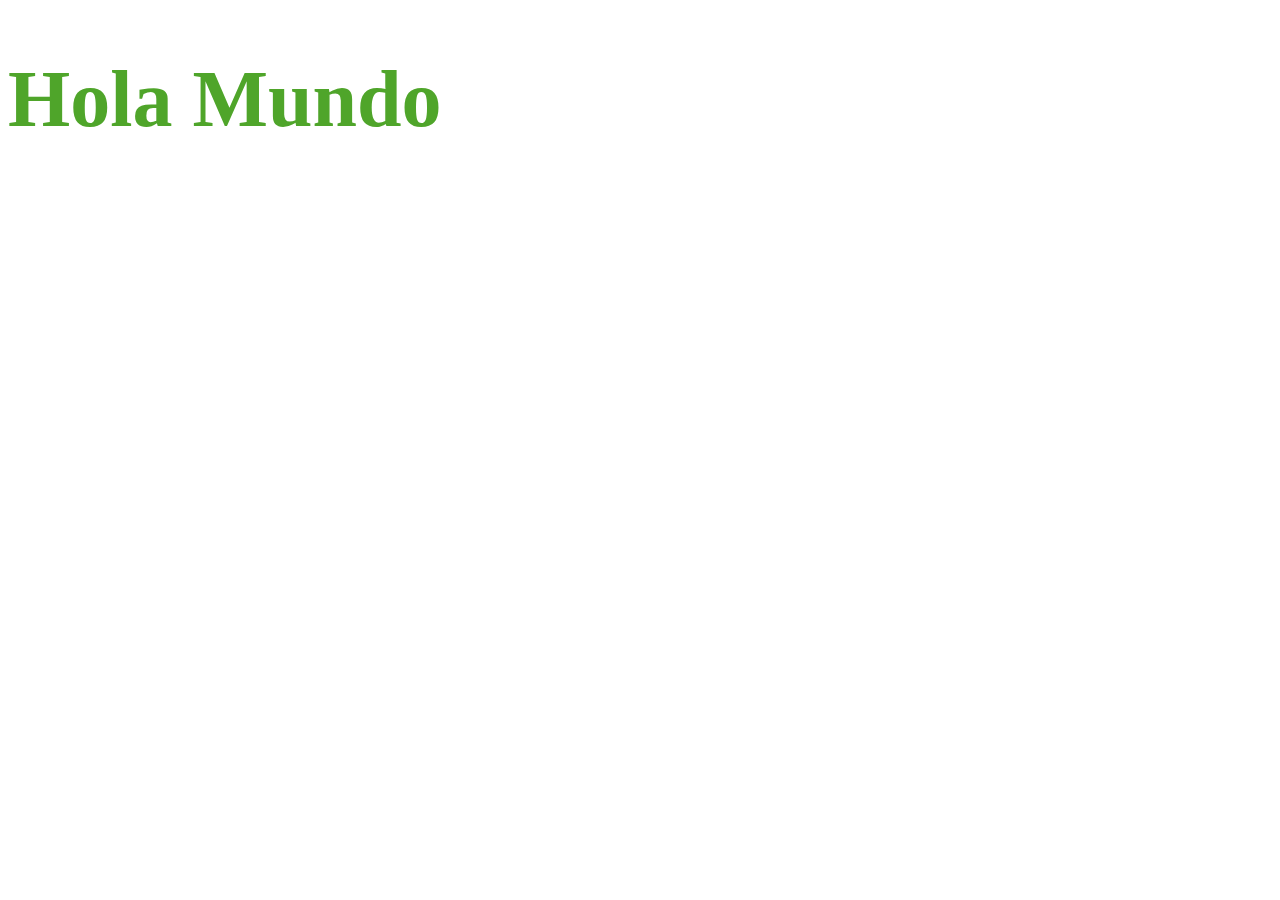
<file: dia5/index.html>
<!DOCTYPE html>
<html lang="en">

<head>
    <meta charset="UTF-8">
    <meta name="viewport" content="width=device-width, initial-scale=1.0">

    <link rel="stylesheet" href="./css/style.css">

    <title>Repaso </title>
</head>

<body>
    <h1 id="titulo" class="titulo">Hola Mundo</h1>
    </div>
</body>

</html>
</file>
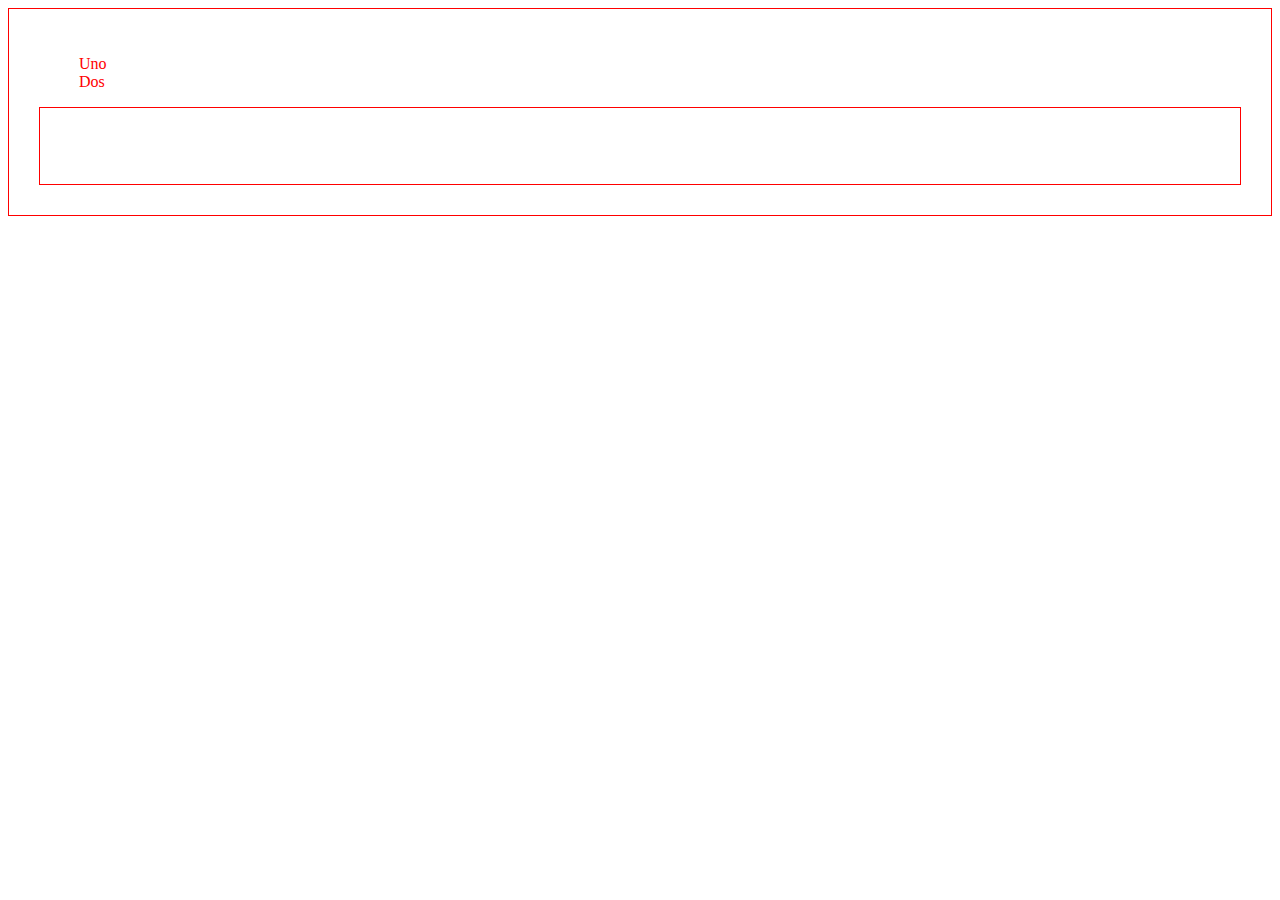
<file: dia6/index.html>
<!DOCTYPE html>
<html lang="en">

<head>
    <meta charset="UTF-8">
    <meta name="viewport" content="width=device-width, initial-scale=1.0">
    <link rel="stylesheet" href="./css/style.css">

    <title>Document</title>
</head>

<body>

    <!-- <div class="borde">
        Lorem ipsum dolor sit amet consectetur adipisicing elit. Amet, voluptate.
    </div> -->

    <div class="container">
        <div class="row borde">
            <div class="izquierda">
                <ul>
                    <li>Uno</li>
                    <li>Dos</li>
                </ul>
            </div>
            <div class="derecha borde">
                <ul>
                    <li></li>
                    <li></li>
                </ul>
            </div>
        </div>
    </div>

</body>

</html>
</file>
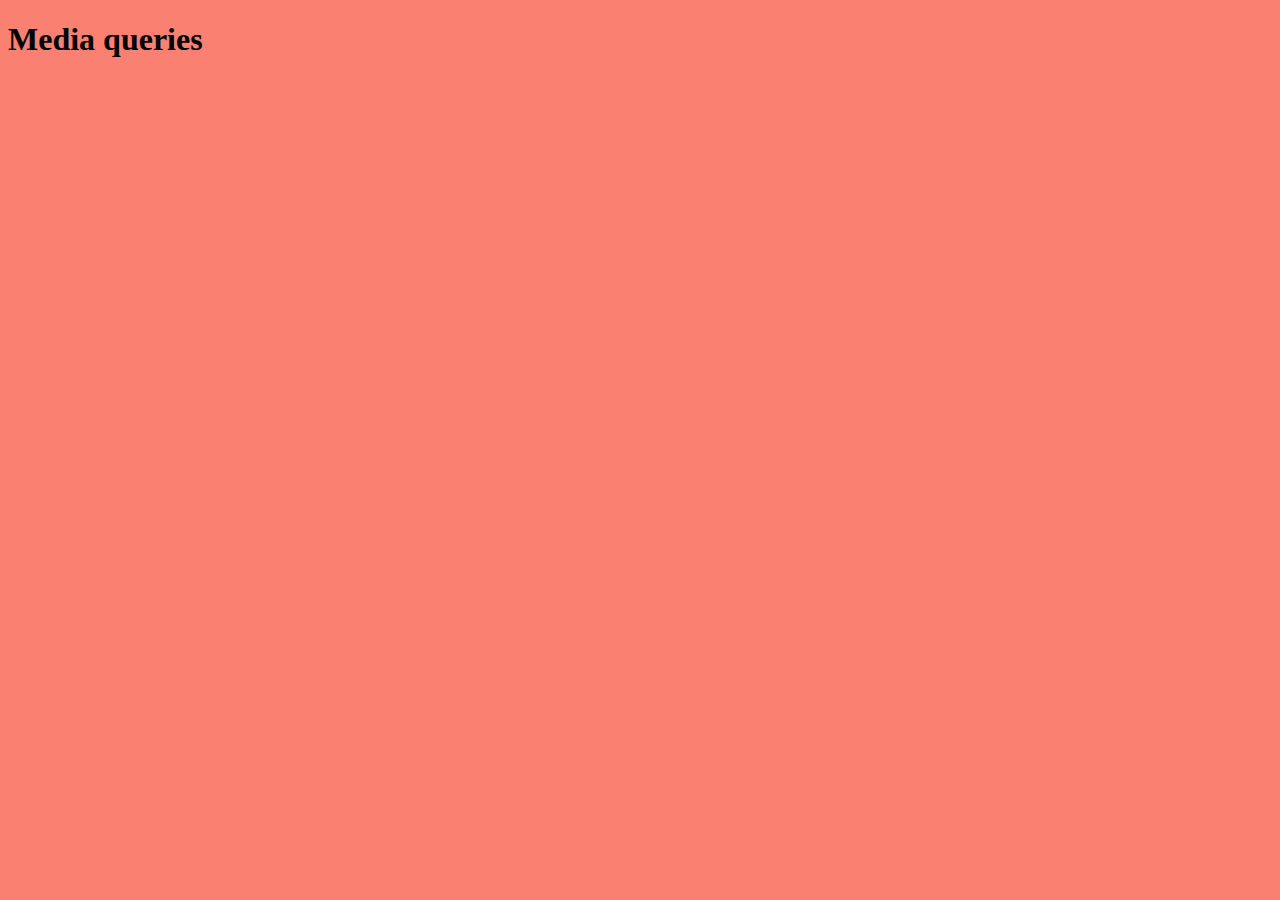
<file: dia4/media-queries/index.html>
<!DOCTYPE html>
<html lang="en">

<head>
    <meta charset="UTF-8">
    <meta name="viewport" content="width=device-width, initial-scale=1.0">

    <link rel="stylesheet" href="./css/style.css">

    <title>Estilos</title>
</head>

<body>
    <h1>
        Media queries
    </h1>
</body>

</html>
</file>
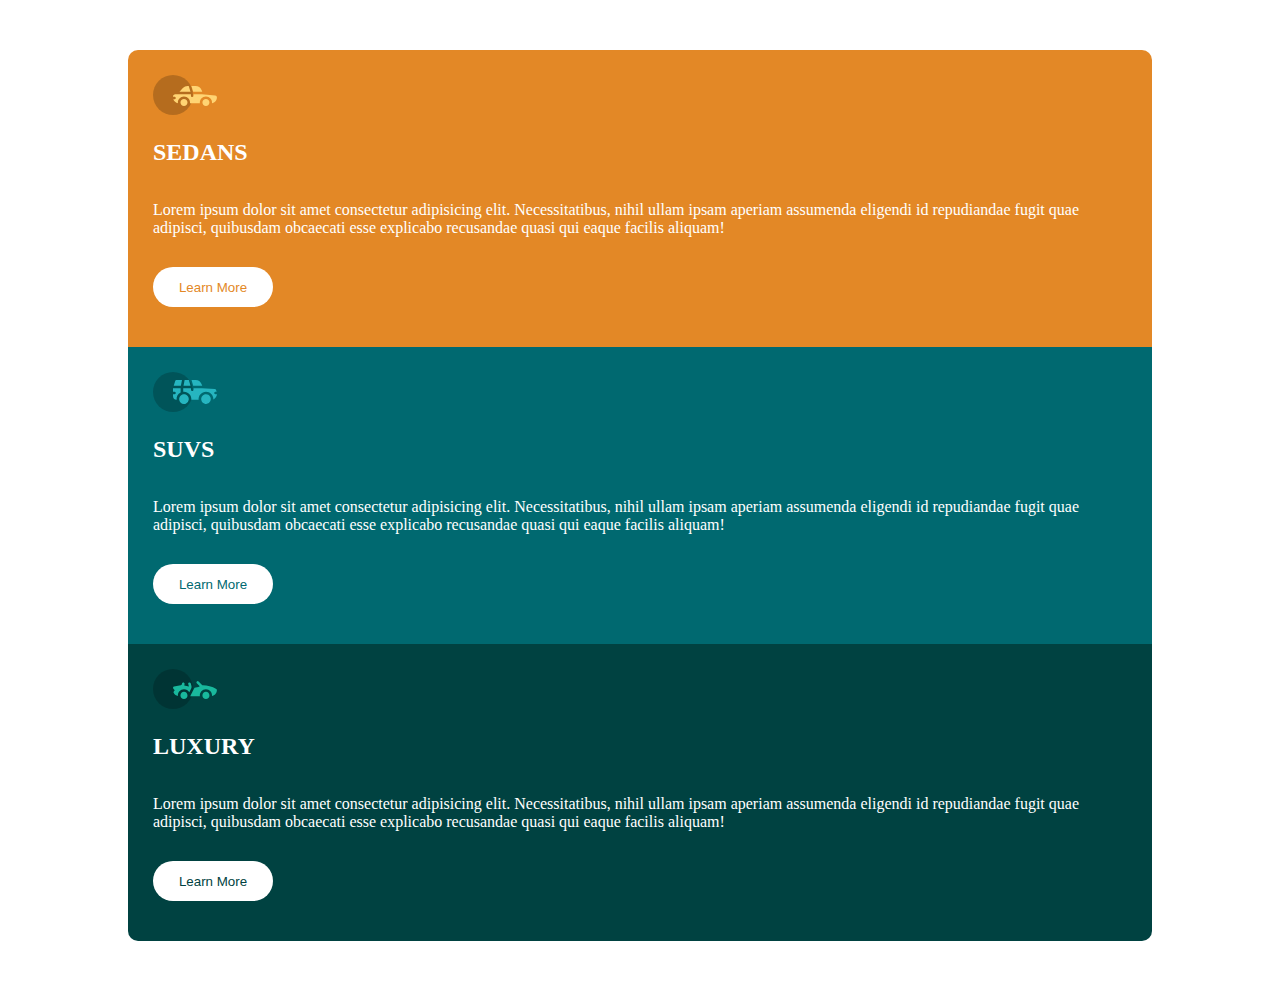
<file: dia4/practica/index.html>
<!DOCTYPE html>
<html lang="en">

<head>
    <meta charset="UTF-8">
    <meta name="viewport" content="width=device-width, initial-scale=1.0">

    <link rel="stylesheet" href="./css/style.css">
    <title>Practica</title>
</head>

<body>
    <section class="container">
        <div class="card-1">
            <div class="card-header">
                <img src="./images/icon-sedans.svg" alt="Sedans">
                <h2>Sedans</h2>
            </div>
            <div class="card-body">
                <p>Lorem ipsum dolor sit amet consectetur adipisicing elit. Necessitatibus, nihil ullam ipsam aperiam
                    assumenda eligendi id repudiandae fugit quae adipisci, quibusdam obcaecati esse explicabo recusandae
                    quasi qui eaque facilis aliquam!</p>
            </div>
            <div class="card-footer">
                <button>Learn More</button>
            </div>
        </div>
        <div class="card-2">
            <div class="card-header">
                <img src="./images/icon-suvs.svg" alt="Subs">
                <h2>Suvs</h2>
            </div>
            <div class="card-body">
                <p>Lorem ipsum dolor sit amet consectetur adipisicing elit. Necessitatibus, nihil ullam ipsam aperiam
                    assumenda eligendi id repudiandae fugit quae adipisci, quibusdam obcaecati esse explicabo recusandae
                    quasi qui eaque facilis aliquam!</p>
            </div>
            <div class="card-footer">
                <button>Learn More</button>
            </div>
        </div>
        <div class="card-3">
            <div class="card-header">
                <img src="./images/icon-luxury.svg" alt="Luxury">
                <h2>Luxury</h2>
            </div>
            <div class="card-body">
                <p>Lorem ipsum dolor sit amet consectetur adipisicing elit. Necessitatibus, nihil ullam ipsam aperiam
                    assumenda eligendi id repudiandae fugit quae adipisci, quibusdam obcaecati esse explicabo recusandae
                    quasi qui eaque facilis aliquam!</p>
            </div>
            <div class="card-footer">
                <button>Learn More</button>
            </div>
        </div>
    </section>
</body>

</html>
</file>
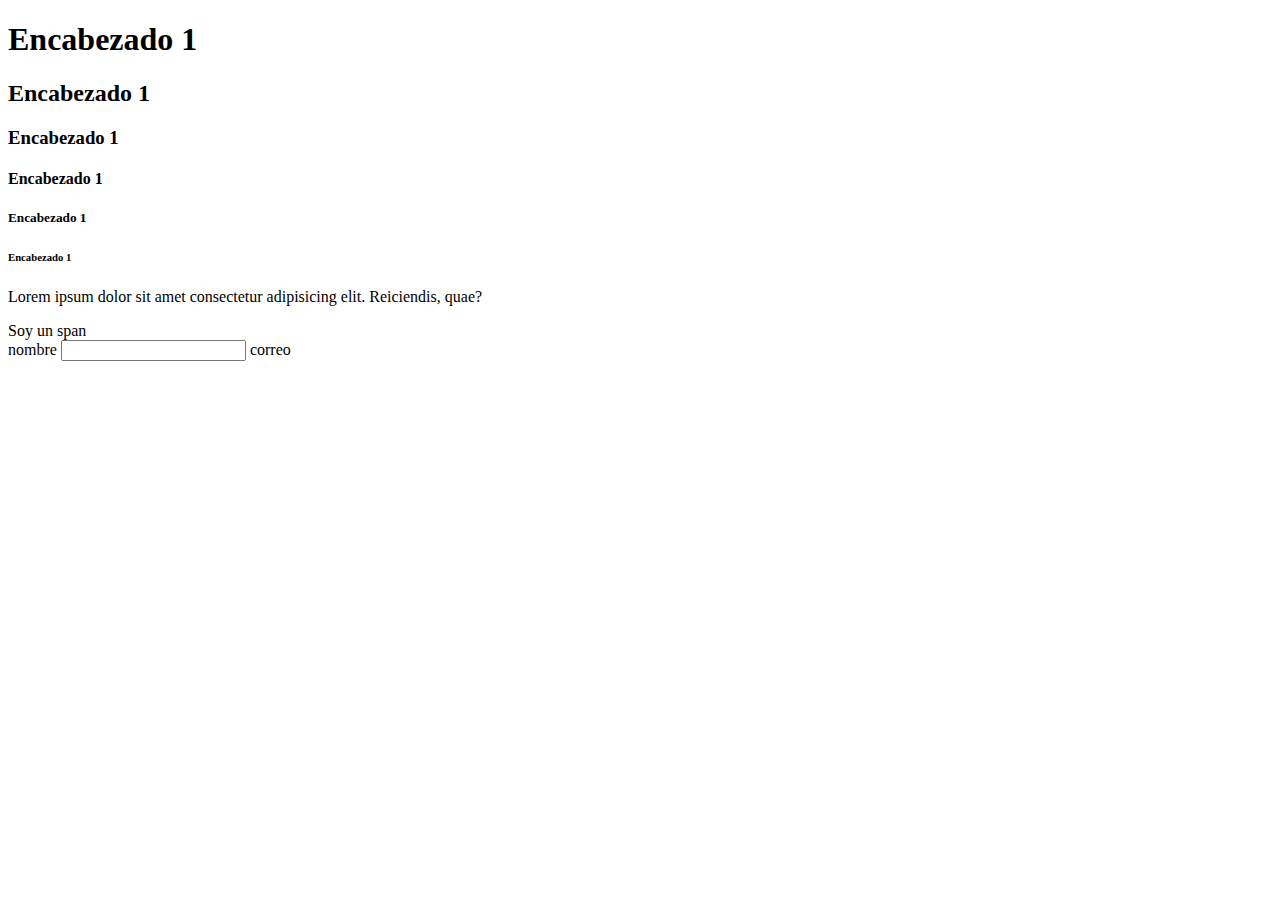
<file: tags.html>
<!DOCTYPE html>
<html lang="en">
<head>
    <meta charset="UTF-8">
    <meta name="viewport" content="width=device-width, initial-scale=1.0">
    <title>Tags</title>
</head>
<body>
    <!-- Etiquetas de bloque -->

    <h1>Encabezado 1</h1>
    <h2>Encabezado 1</h2>
    <h3>Encabezado 1</h3>
    <h4>Encabezado 1</h4>
    <h5>Encabezado 1</h5>
    <h6>Encabezado 1</h6>

    <p>Lorem ipsum dolor sit amet consectetur adipisicing elit. Reiciendis, quae?</p>

<!-- ELEMENTOS EN LINEA -->

<span>Soy un span</span>

<!-- formulario -->
<form>
    <label for="nombre">nombre</label>
    <input type="text" id="nombre">

    <label for="correo">correo</label>
</form>

</body>
</html>
</file>
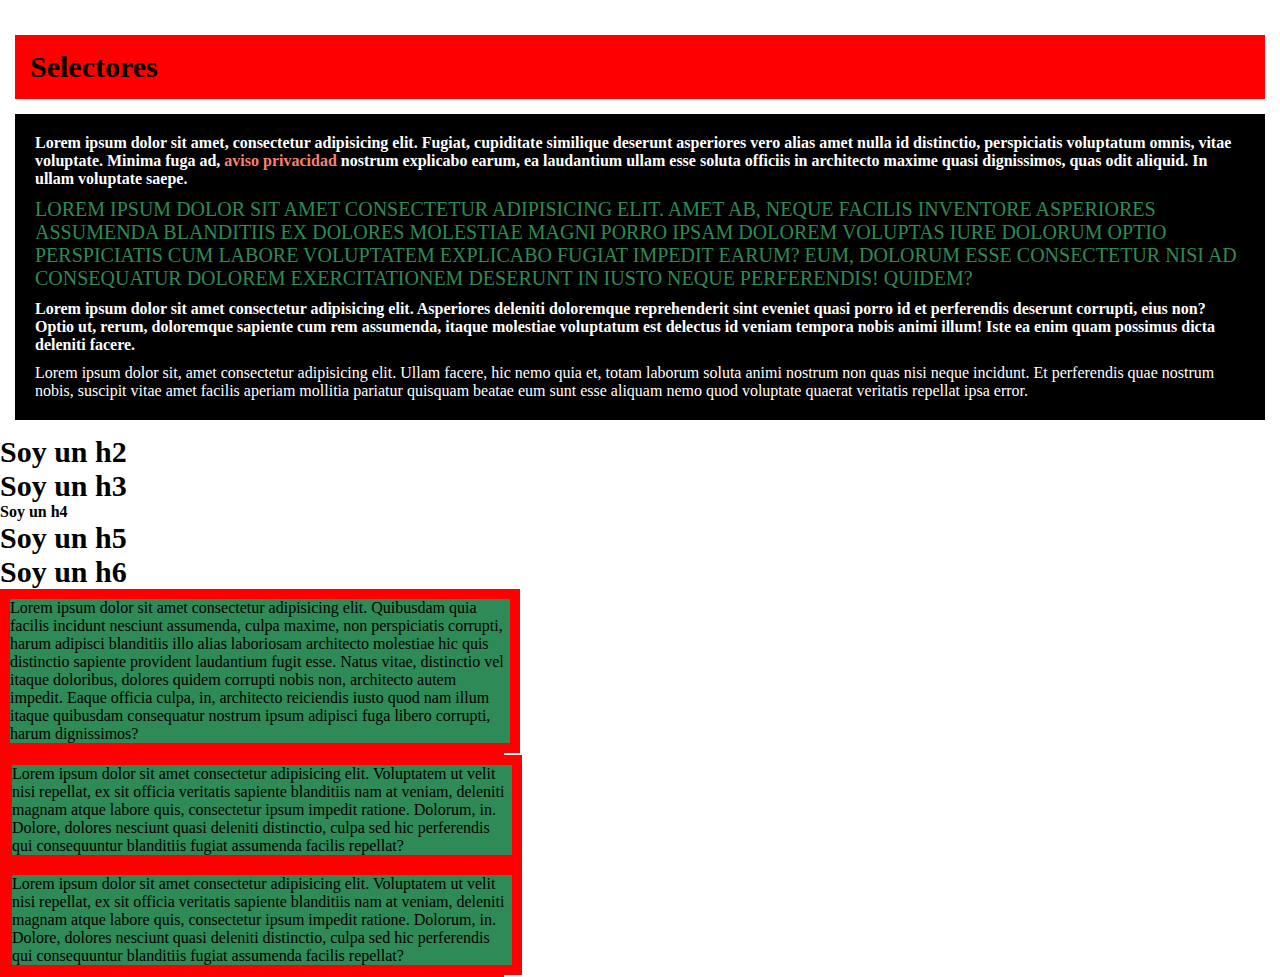
<file: dia3/selectores.html>
<!DOCTYPE html>
<html lang="en">

<head>
    <meta charset="UTF-8">
    <meta name="viewport" content="width=device-width, initial-scale=1.0">
    <title>Selectores</title>

    <style>
        /* Selector universal */
        * {
            /* color: red; */
            margin: 0 0 0 0;
            padding: 0 0 0 0;
            font-family: 'Times New Roman', Times, serif;
        }

        header {
            background: red;
            margin: 35px 15px 15px 15px;
            padding: 15px 15px;
        }

        article {
            margin: 10px;
        }

        .container {
            background-color: #000;
            margin: 15px;
            padding: 10px;
            color: #fff;
        }

        .paragraph {
            font-weight: bold;
        }

        .privacy {
            color: salmon;
        }

        /* Selector por ID */
        #article2 {
            color: seagreen;
            font-weight: normal;
            font-size: 20px;
            text-transform: uppercase;
        }

        /* Agrupamiento */
        h1,
        h2,
        h3,
        h5,
        h6 {
            font-size: 30px;
        }

        p {
            width: 500px;
            background: seagreen;
            border: solid 10px red;
        }

        .box{
            width: 500px;
            border: solid 2px red;
        }
    </style>
</head>

<body>
    <header>
        <h1>Selectores</h1>
    </header>

    <section class="container">
        <article class="paragraph">Lorem ipsum dolor sit amet, consectetur adipisicing elit. Fugiat, cupiditate
            similique deserunt
            asperiores vero alias amet nulla id distinctio, perspiciatis voluptatum omnis, vitae voluptate. Minima fuga
            ad, <span class="privacy">aviso privacidad</span> nostrum explicabo earum, ea laudantium ullam esse soluta
            officiis in architecto
            maxime quasi dignissimos, quas odit aliquid. In ullam voluptate saepe.</article>
        <article class="paragraph" id="article2">Lorem ipsum dolor sit amet consectetur adipisicing elit. Amet ab, neque
            facilis
            inventore asperiores
            assumenda blanditiis ex dolores molestiae magni porro ipsam dolorem voluptas iure dolorum optio perspiciatis
            cum labore voluptatem explicabo fugiat impedit earum? Eum, dolorum esse consectetur nisi ad consequatur
            dolorem exercitationem deserunt in iusto neque perferendis! Quidem?</article>
        <article class="paragraph">Lorem ipsum dolor sit amet consectetur adipisicing elit. Asperiores deleniti
            doloremque reprehenderit
            sint eveniet quasi porro id et perferendis deserunt corrupti, eius non? Optio ut, rerum, doloremque sapiente
            cum rem assumenda, itaque molestiae voluptatum est delectus id veniam tempora nobis animi illum! Iste ea
            enim quam possimus dicta deleniti facere.</article>
        <article>Lorem ipsum dolor sit, amet consectetur adipisicing elit. Ullam facere, hic nemo quia et, totam laborum
            soluta animi nostrum non quas nisi neque incidunt. Et perferendis quae nostrum nobis, suscipit vitae amet
            facilis aperiam mollitia pariatur quisquam beatae eum sunt esse aliquam nemo quod voluptate quaerat
            veritatis repellat ipsa error.</article>
    </section>

    <section>
        <h2>Soy un h2</h2>
        <h3>Soy un h3</h3>
        <h4>Soy un h4</h4>
        <h5>Soy un h5</h5>
        <h6>Soy un h6</h6>
    </section>

    <section>
        <p>Lorem ipsum dolor sit amet consectetur adipisicing elit. Quibusdam quia facilis incidunt nesciunt assumenda,
            culpa maxime, non perspiciatis corrupti, harum adipisci blanditiis illo alias laboriosam architecto
            molestiae hic quis distinctio sapiente provident laudantium fugit esse. Natus vitae, distinctio vel itaque
            doloribus, dolores quidem corrupti nobis non, architecto autem impedit. Eaque officia culpa, in, architecto
            reiciendis iusto quod nam illum itaque quibusdam consequatur nostrum ipsum adipisci fuga libero corrupti,
            harum dignissimos?</p>
    </section>

    <div class="box">
        <p>
            Lorem ipsum dolor sit amet consectetur adipisicing elit. Voluptatem ut velit nisi repellat, ex sit officia
        veritatis sapiente blanditiis nam at veniam, deleniti magnam atque labore quis, consectetur ipsum impedit
        ratione. Dolorum, in. Dolore, dolores nesciunt quasi deleniti distinctio, culpa sed hic perferendis qui
        consequuntur blanditiis fugiat assumenda facilis repellat?
        </p>
        <p>
            Lorem ipsum dolor sit amet consectetur adipisicing elit. Voluptatem ut velit nisi repellat, ex sit officia
        veritatis sapiente blanditiis nam at veniam, deleniti magnam atque labore quis, consectetur ipsum impedit
        ratione. Dolorum, in. Dolore, dolores nesciunt quasi deleniti distinctio, culpa sed hic perferendis qui
        consequuntur blanditiis fugiat assumenda facilis repellat?
        </p>
    </div>

</body>

</html>
</file>
<file: dia5/css/style.css>
h1{
    font-size: 5em;
}

.titulo{
    color: red;
}

#titulo{
    color: blue;
}

h1.titulo{
    color: teal;
}

body .titulo{
    color: brown;
}
.titulo#titulo{
    color: brown;
}
.titulo#titulo{
    color: rgb(79, 165, 42);
}
</file>
<file: dia6/css/style.css>
.borde{
    padding: 30px;
    border-top: 3px solid red;
    border-bottom: 3px solid blue;
    border-right: 3px solid magenta;
    border-left: 3px solid black;

    border: 5px solid orange;

}

body{
    color: red;
    background: url();
}

ul li {
    list-style: none;
}

a{
    color: currentColor;
}

.borde{
    border: 1px solid red;
}

/* display block ocupan todo el ancho de la pagina, tiene ancho y alto | crea nueva linea */
/* display inline ocupa solo lo que necesita | no crea nueva linea */
/* display inline block ocupa el ancho que necesita y tiene ancho y alto */
</file>
<file: dia4/media-queries/css/style.css>
body {
    background: #8396a1;
}

/* DE CERO HASTA 768PX */

@media (max-width: 768px) {
    body {
        background: red;
    }
}


/* DE 768PX hacia arriba*/
@media (min-width:768px) {
    body {
        background: salmon;
    }
}
</file>
<file: dia4/practica/css/style.css>
* {
    margin: 0;
    padding: 0;
    box-sizing: border-box;
    color: white;
}

.container {
    /* border: 1px solid red; */
    margin: 50px auto;
    width: 80%;
    border-radius: 10px;
}

.card-1 {
    background: hsl(31, 77%, 52%);
    border-radius: inherit;
    border-bottom-left-radius: 0;
    border-bottom-right-radius: 0;
    padding: 25px;
}

.card-2 {
    background: hsl(184, 100%, 22%);
    padding: 25px;
}

.card-3 {
    background: hsl(179, 100%, 13%);
    padding: 25px;
    border-radius: inherit;
    border-top-left-radius: 0;
    border-top-right-radius: 0;
}

.card-header>h2 {
    text-transform: uppercase;
    padding: 20px 0;
}

.card-body p {
    padding: 15px 0;
}

.card-footer {
    padding: 15px 0;
}

.card-footer button {
    height: 40px;
    width: 120px;
    border-radius: 20px;
    background: #fff;
    border: none;
}

.card-1 button {
    color: hsl(31, 77%, 52%);
}

.card-2 button {
    color: hsl(184, 100%, 22%);
}

.card-3 button {
    color: hsl(179, 100%, 13%);
}

.card-1 button:hover {
    color: #fff;
    border: 1.5px solid #fff;
    background: transparent;
}

.card-2 button:hover {
    color: #fff;
    border: 1.5px solid #fff;
    background: transparent;
}

.card-3 button:hover {
    color: #fff;
    border: 1.5px solid #fff;
    background: transparent;
}

/* min width 1440px */
</file>
